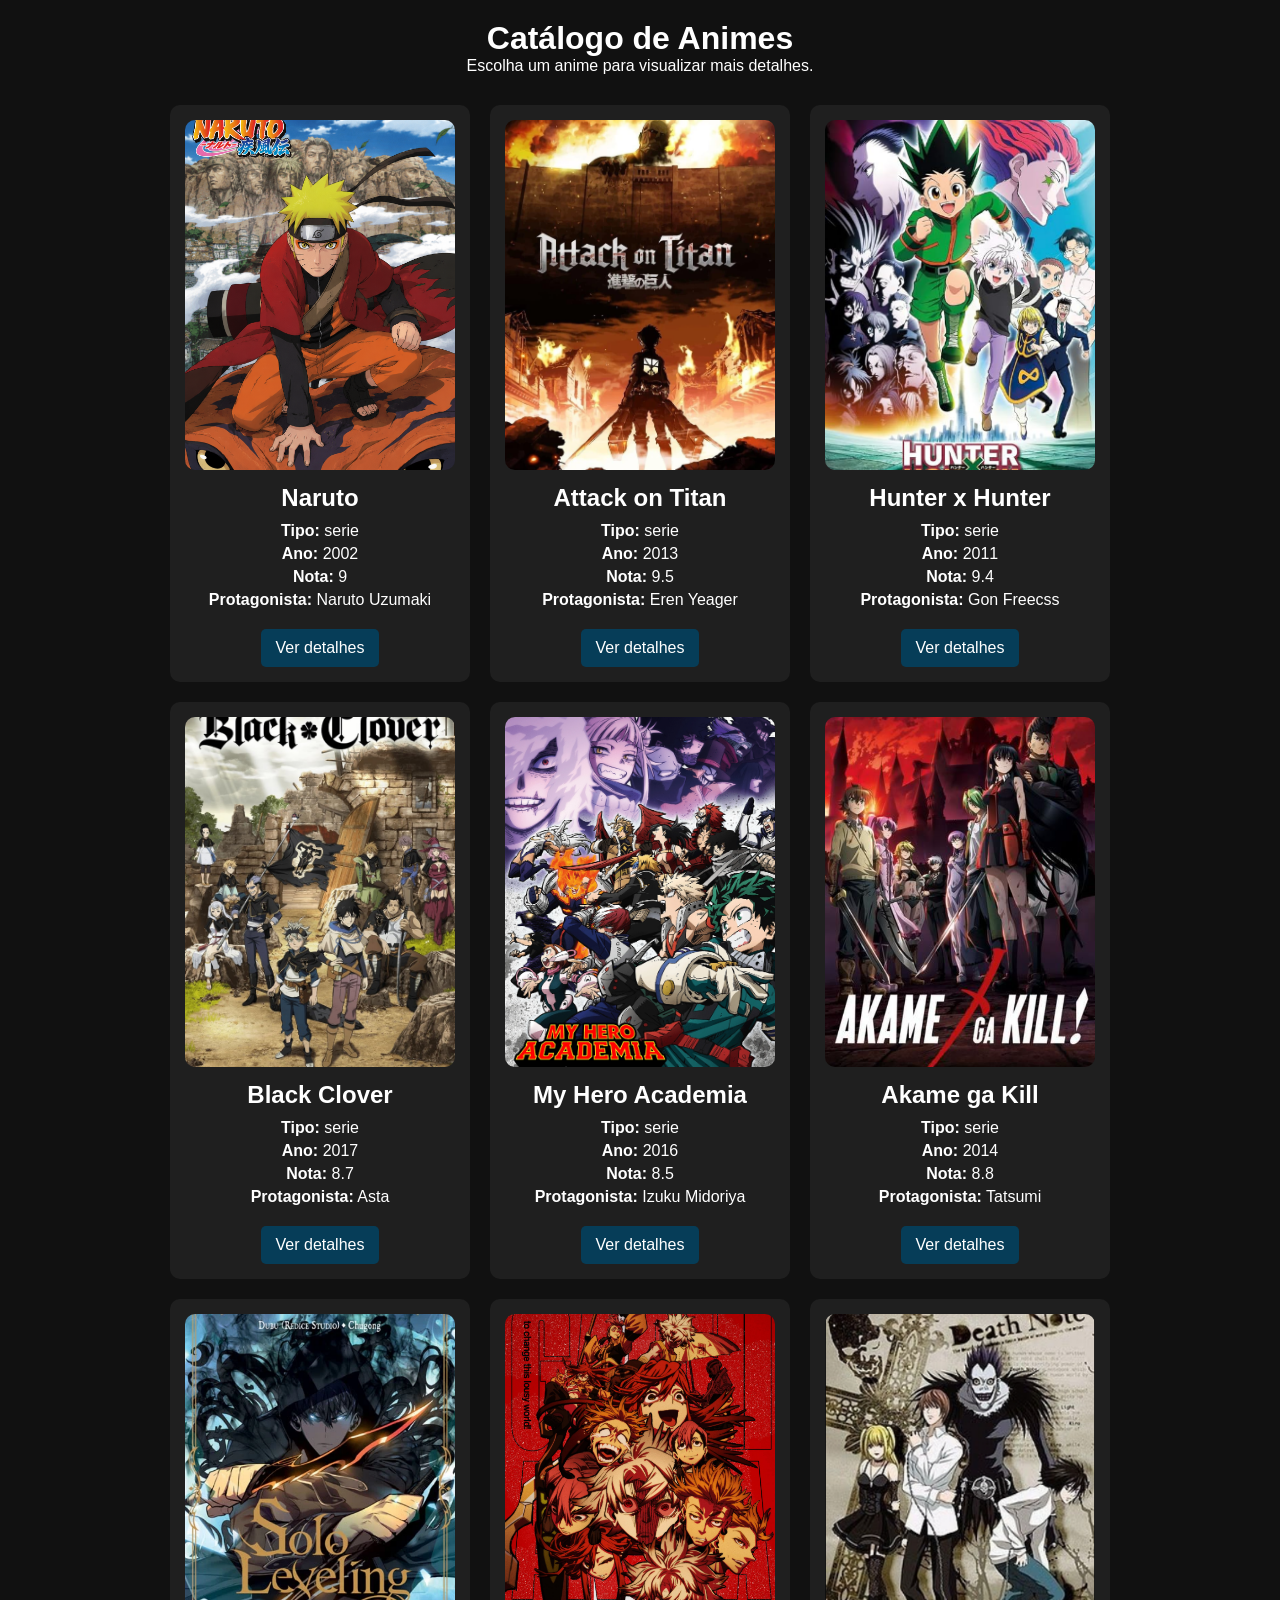
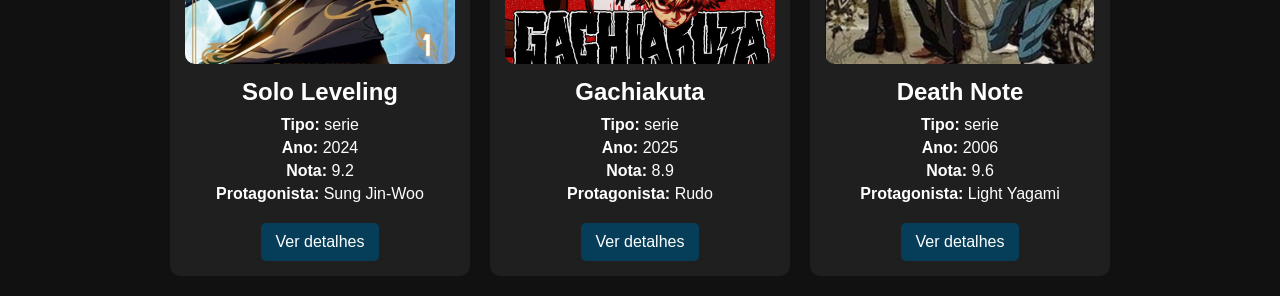
<file: public/index.html>
<!DOCTYPE html>
<html lang="pt-br">

<head>
    <meta charset="UTF-8">

    <meta name="viewport" content="width=device-width, initial-scale=1.0">

    <title>Catálogo de Animes</title>

    <link rel="stylesheet" href="style.css">
</head>

<body>

    <header>

        <h1>Catálogo de Animes</h1>

        <p>
            Escolha um anime para visualizar mais detalhes.
        </p>

    </header>


    <main>

        <!-- Cards criados pelo JavaScript -->
        <div id="catalogo"></div>

    </main>


    <!-- JavaScript -->
    <script src="app.js"></script>

</body>

</html>
</file>
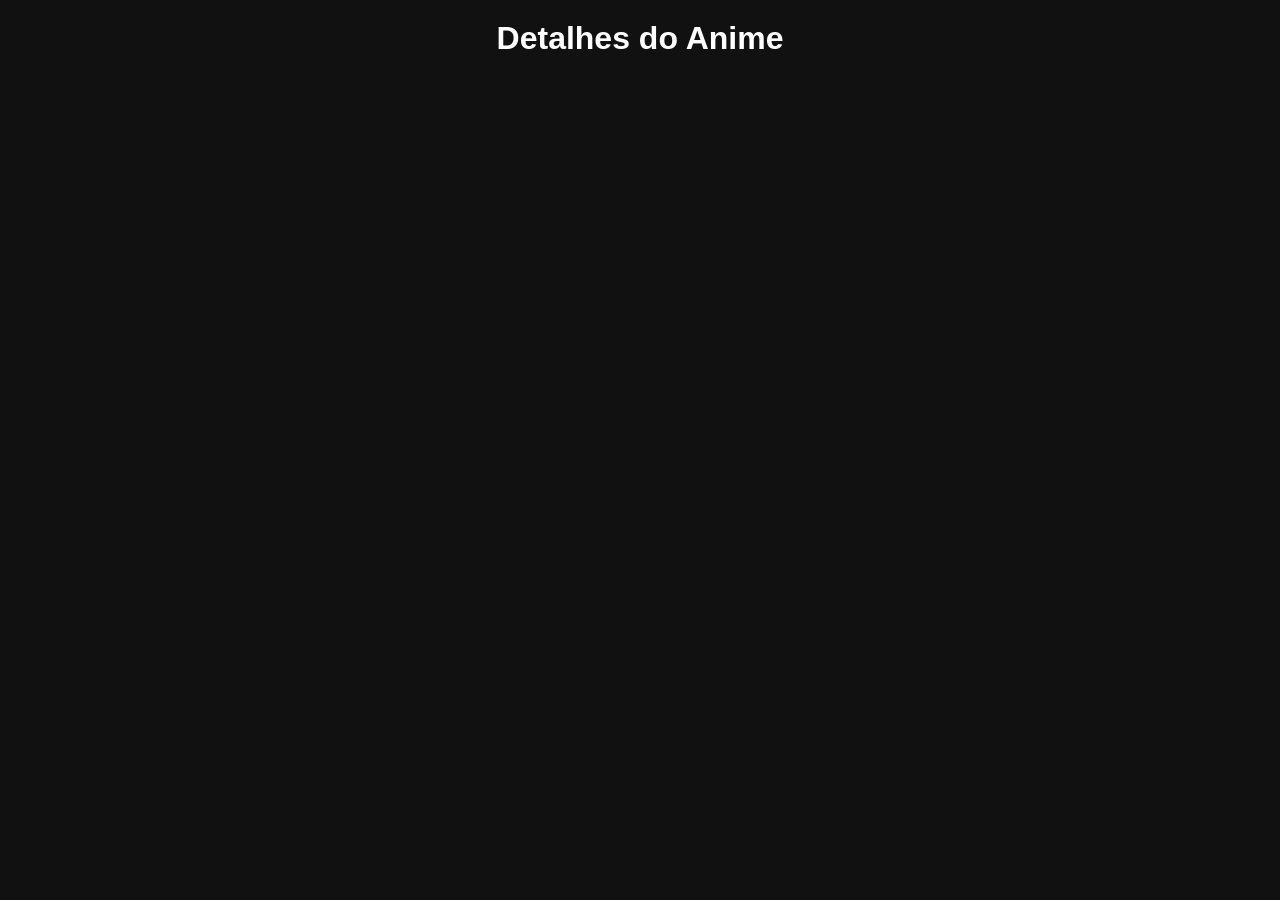
<file: public/detalhes.html>
<!DOCTYPE html>
<html lang="pt-br">
<head>
    <meta charset="UTF-8">

    <meta name="viewport" content="width=device-width, initial-scale=1.0">

    <title>Detalhes do Anime</title>

    <link rel="stylesheet" href="style.css">
</head>

<body>

    <header>
        <h1>Detalhes do Anime</h1>
    </header>


    <main>

        <!-- Detalhes criados dinamicamente -->
        <div id="detalhes"></div>

    </main>


    <!--JavaScript -->
    <script src="app.js"></script>

</body>
</html>
</file>
<file: public/style.css>
* {
    margin: 0;
    padding: 0;
    box-sizing: border-box;
}

body {
    font-family: Arial, sans-serif;
    background-color: #111;
    color: white;
    padding: 20px;
}

header {
    text-align: center;
    margin-bottom: 30px;
}

#catalogo {
    display: flex;
    flex-wrap: wrap;
    justify-content: center;
    gap: 20px;
}

.card,
.detalhe-card {
    background-color: #1f1f1f;
    border-radius: 10px;
    padding: 15px;
    width: 300px;
    text-align: center;
}

.card img,
.detalhe-card img {
    width: 100%;
    height: 350px;
    object-fit: cover;
    border-radius: 10px;
    margin-bottom: 10px;
}

.card h2,
.detalhe-card h1 {
    margin-bottom: 10px;
}

.card p,
.detalhe-card p {
    margin: 5px 0;
}

a {
    display: inline-block;
    margin-top: 15px;
    padding: 10px 15px;
    background-color: rgb(6, 61, 88);
    color: white;
    text-decoration: none;
    border-radius: 5px;
}

a:hover {
    background-color: darkred;
}

#detalhes {
    display: flex;
    justify-content: center;
    margin-top: 30px;
}
</file>
